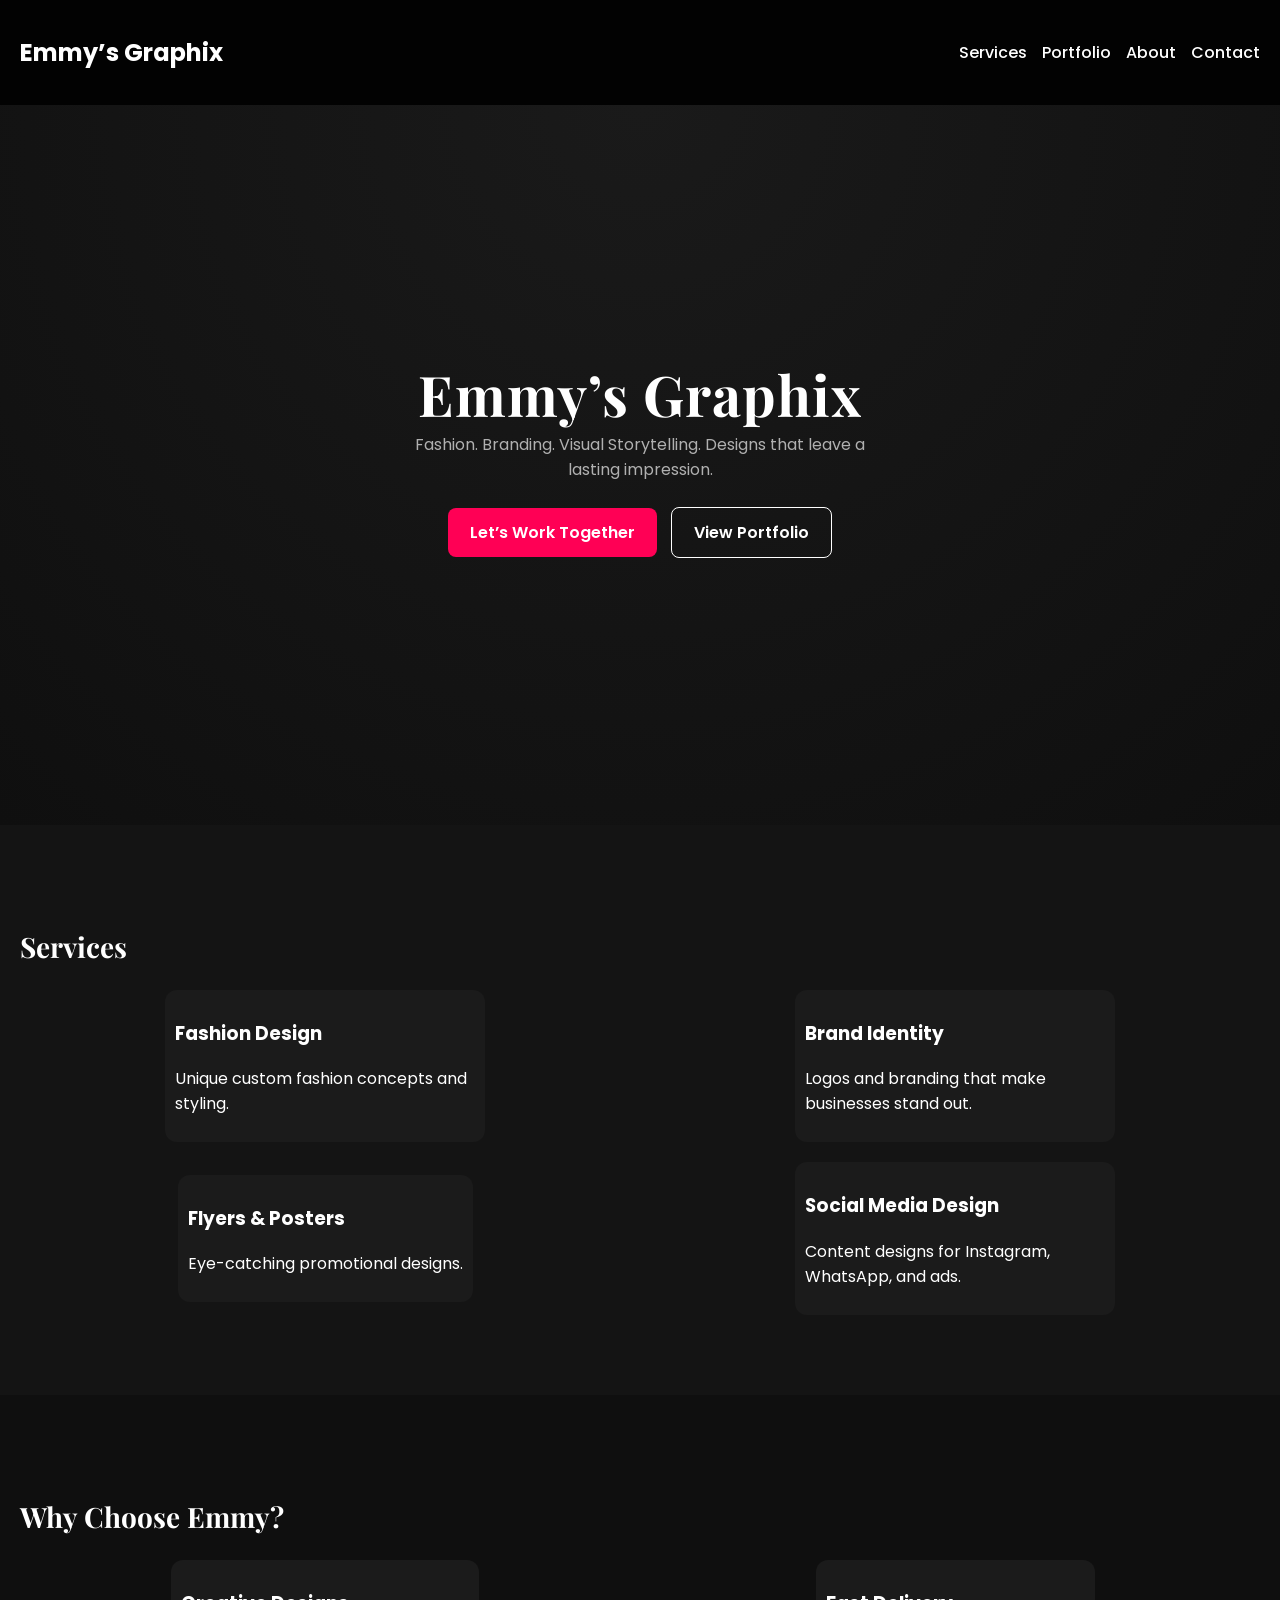
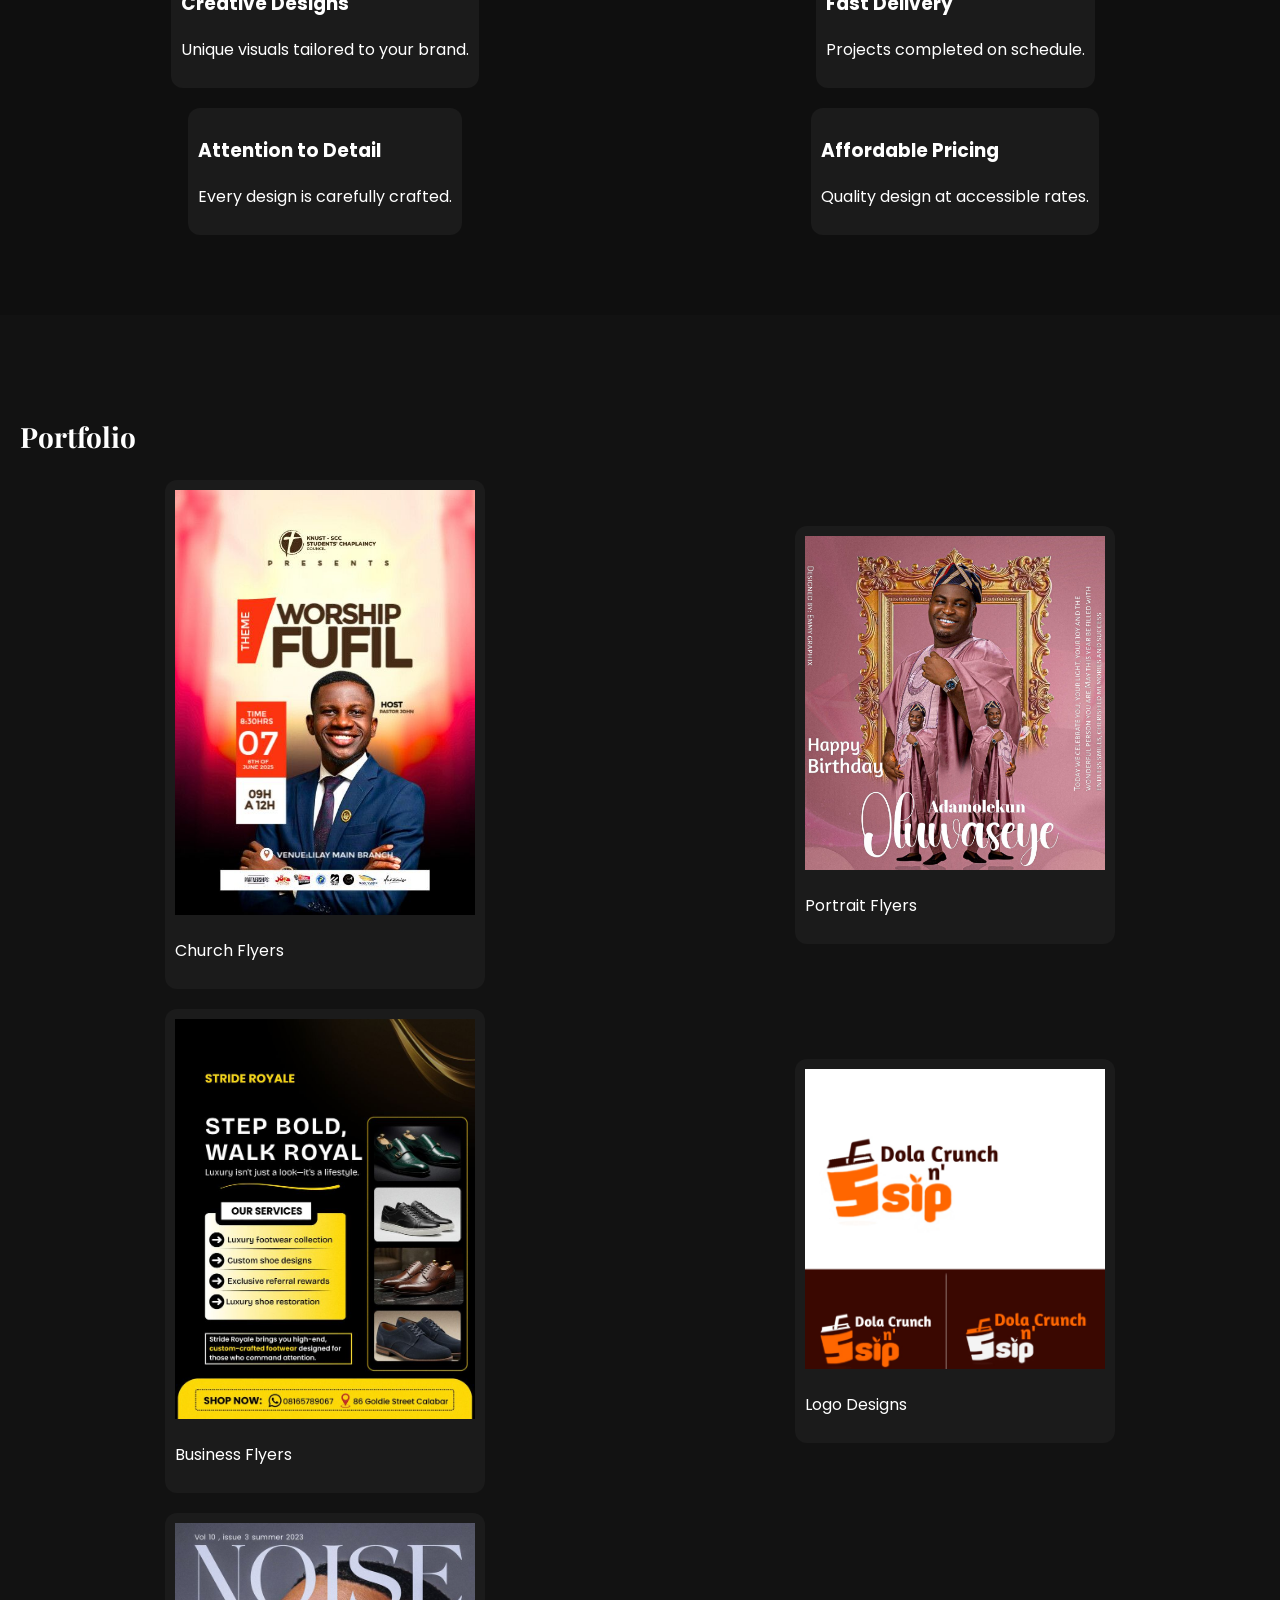
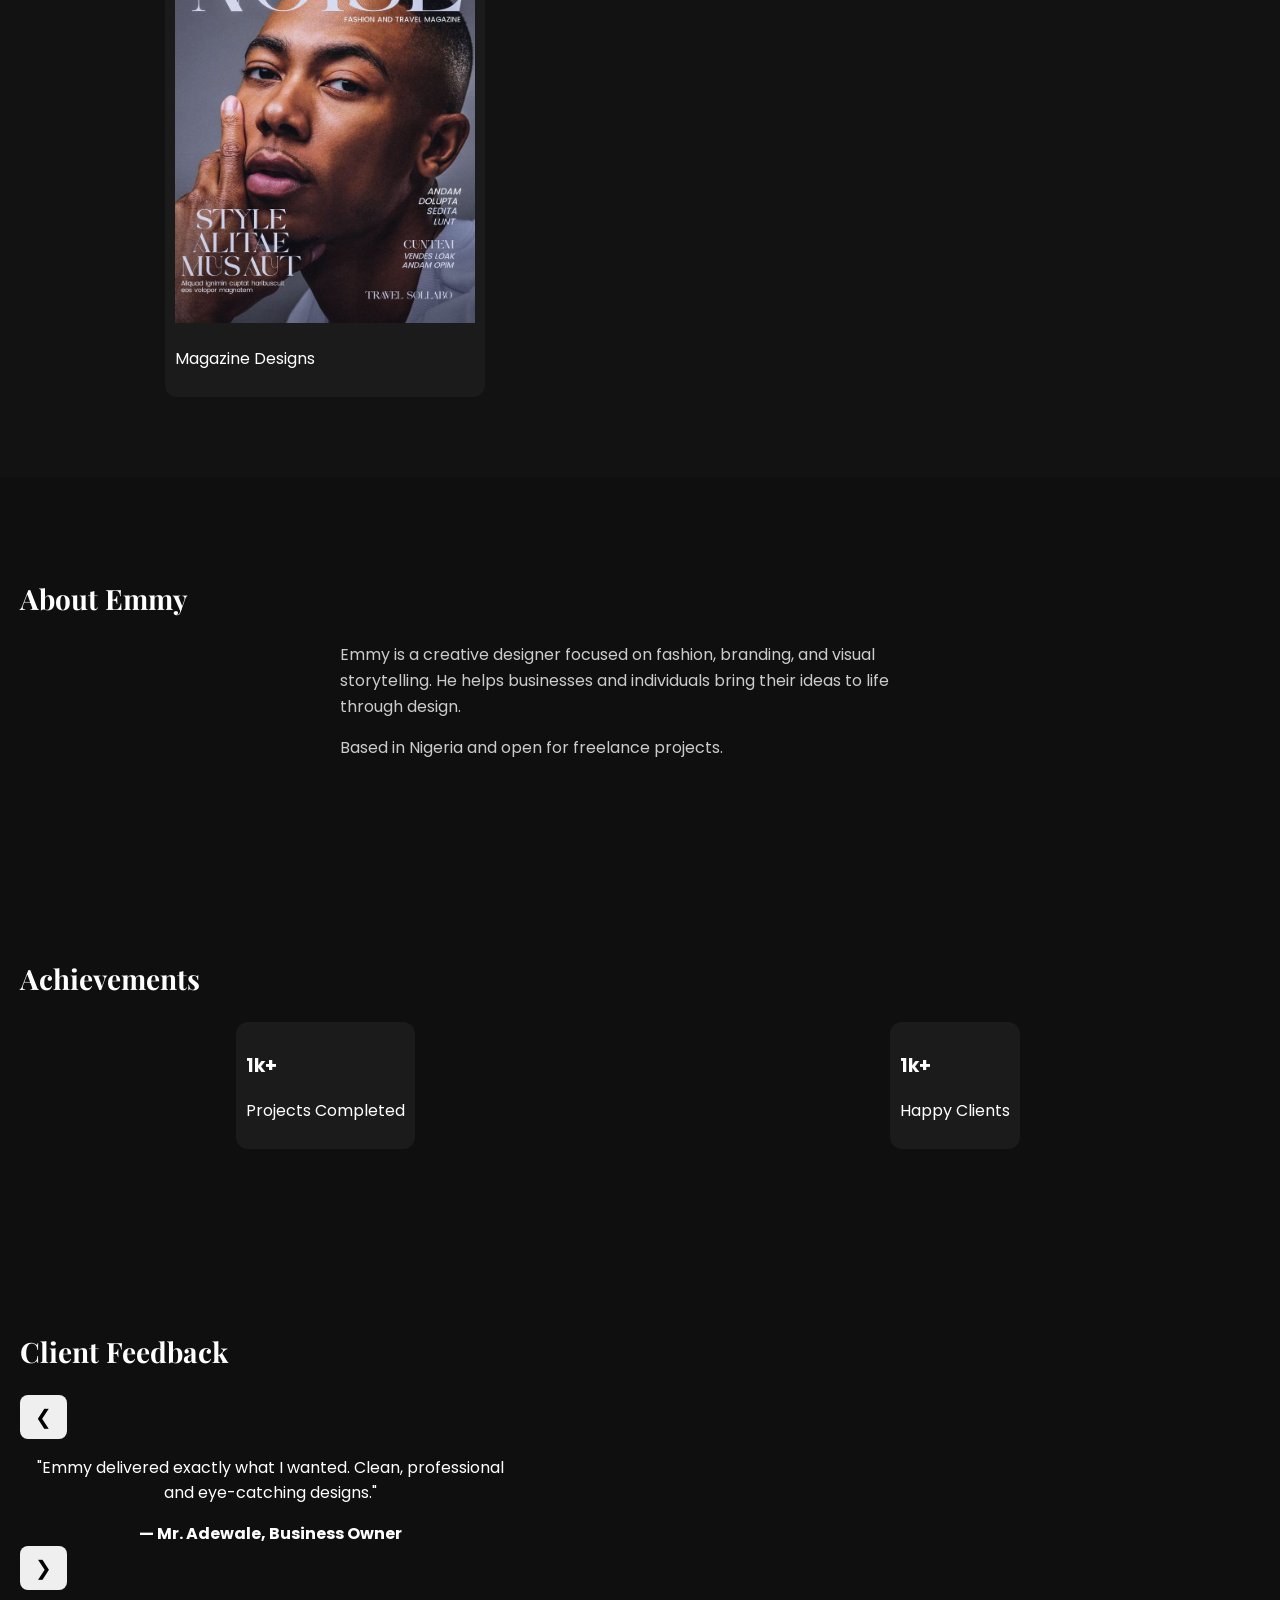
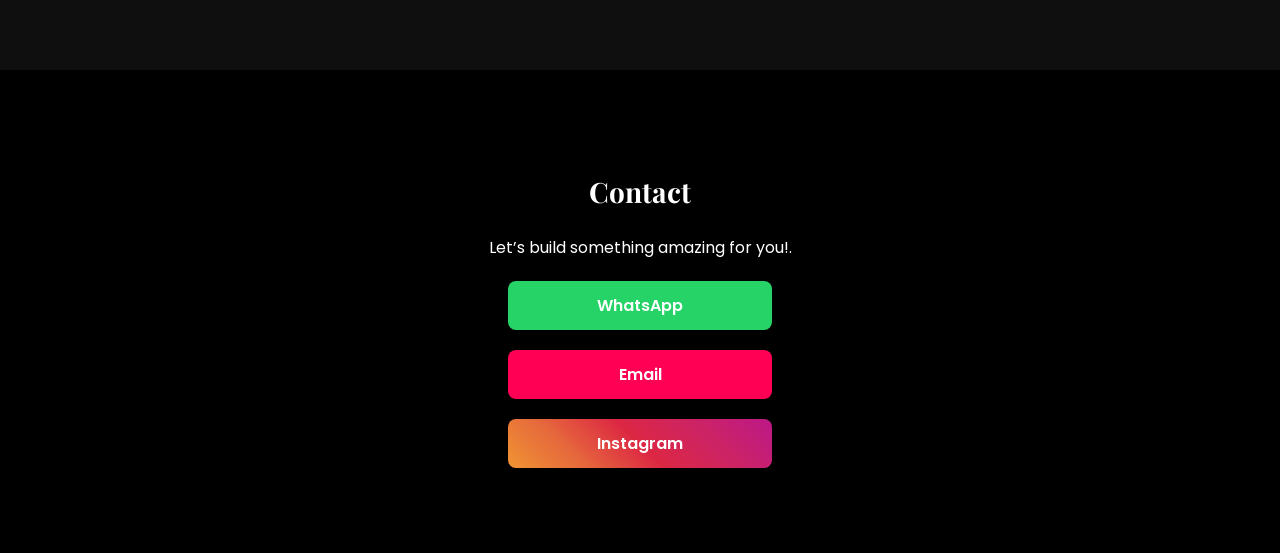
<file: index.html>
<!DOCTYPE html>
<head>
  <meta charset="UTF-8" />
  <meta name="viewport" content="width=device-width, initial-scale=1.0"/>

  <title>Emmy’s Graphix</title>

  <!-- Fonts -->
  <link href="https://fonts.googleapis.com/css2?family=Playfair+Display:wght@400;600;700&family=Poppins:wght@300;400;600&display=swap" rel="stylesheet">

  <!-- CSS -->
  <link rel="stylesheet" href="style.css"/>
</head>

<!-- NAVBAR -->
<nav class="navbar">
  <h1>Emmy’s Graphix</h1>

  <div class="menu-toggle" onclick="toggleMenu()">☰</div>

  <div class="nav-links" id="navLinks">
    <a href="#services">Services</a>
    <a href="#portfolio">Portfolio</a>
    <a href="#about">About</a>
    <a href="#contact">Contact</a>
  </div>
</nav>

<!-- HERO -->
<header class="hero">
  <h1>Emmy’s Graphix</h1>

  <p class="tagline">
    Fashion. Branding. Visual Storytelling. Designs that leave a lasting impression.
  </p>

  <div>
    <a href="https://wa.me/2348169497340" class="btn primary">Let’s Work Together</a>
    <a href="#portfolio" class="btn secondary">View Portfolio</a>
  </div>
</header>

<!-- SERVICES -->
<section class="services" id="services">
  <h2>Services</h2>

  <div class="service-container">

    <div class="service-card">
      <h3>Fashion Design</h3>
      <p>Unique custom fashion concepts and styling.</p>
    </div>

    <div class="service-card">
      <h3>Brand Identity</h3>
      <p>Logos and branding that make businesses stand out.</p>
    </div>

    <div class="service-card">
      <h3>Flyers & Posters</h3>
      <p>Eye-catching promotional designs.</p>
    </div>

    <div class="service-card">
      <h3>Social Media Design</h3>
      <p>Content designs for Instagram, WhatsApp, and ads.</p>
    </div>

  </div>
</section>
<section class="why-choose">
  <h2>Why Choose Emmy?</h2>

  <div class="service-container">

    <div class="service-card">
      <h3>Creative Designs</h3>
      <p>Unique visuals tailored to your brand.</p>
    </div>

    <div class="service-card">
      <h3>Fast Delivery</h3>
      <p>Projects completed on schedule.</p>
    </div>

    <div class="service-card">
      <h3>Attention to Detail</h3>
      <p>Every design is carefully crafted.</p>
    </div>

    <div class="service-card">
      <h3>Affordable Pricing</h3>
      <p>Quality design at accessible rates.</p>
    </div>

  </div>
        </section>
<!-- PORTFOLIO -->
<section class="portfolio" id="portfolio">
  <h2>Portfolio</h2>

  <div class="portfolio-container">
<div class="portfolio-card" onclick="openGallery('church')">
  <img src="images/c1.jpg" alt="Church Flyer">
  <p>Church Flyers</p>
</div>

<div class="portfolio-card" onclick="openGallery('portrait')">
  <img src="images/p1.jpg" alt="Portrait Flyer">
  <p>Portrait Flyers</p>
</div>

<div class="portfolio-card" onclick="openGallery('business')">
  <img src="images/b1.jpg" alt="Business Flyer">
  <p>Business Flyers</p>
</div>

<div class="portfolio-card" onclick="openGallery('logo')">
  <img src="images/l1.jpg" alt="Logo Design">
  <p>Logo Designs</p>
</div>

<div class="portfolio-card" onclick="openGallery('magazine')">
  <img src="images/m1.jpg" alt="Magazine Design">
  <p>Magazine Designs</p>
    </div>
  </div>
    </section>


<!-- ABOUT -->
<section class="about" id="about">
  <h2>About Emmy</h2>

  <div class="about-content">
    <p>
      Emmy is a creative designer focused on fashion, branding, and visual storytelling.
      He helps businesses and individuals bring their ideas to life through design.
    </p>

    <p>
      Based in Nigeria and open for freelance projects.
    </p>
  </div>
</section>
<section class="stats">
  <h2>Achievements</h2>

  <div class="service-container">

    <div class="service-card">
      <h3>1k+</h3>
      <p>Projects Completed</p>
    </div>

    <div class="service-card">
      <h3>1k+</h3>
      <p>Happy Clients</p>
    </div>

  </div>
</section>
<section class="testimonial">
  <h2>Client Feedback</h2>  <div class="testimonial-slider"><button onclick="prevTestimonial()">&#10094;</button>

<div class="testimonial-card" id="testimonial-content">
  <p>"Emmy delivered exactly what I wanted. Clean, professional and eye-catching designs."</p>
  <strong>— Mr. Adewale, Business Owner</strong>
</div>

<button onclick="nextTestimonial()">&#10095;</button>

  </div>
</section>


    

<!-- CONTACT -->
<section class="contact" id="contact">
  <h2>Contact</h2>

  <p>Let’s build something amazing for you!.</p>

  <div class="contact-buttons">
    <a href="https://wa.me/234816 949 7340" class="btn whatsapp">WhatsApp</a>
    <a href="mailto:emmanuelbojowa@gmail.com" class="btn email">Email</a>
    <a href="https://instagram.com/emmygraphix" class="btn instagram">Instagram </a>
 
  </div>
</section>

<!-- JS -->
<script>
function toggleMenu() {
  document.getElementById("navLinks").classList.toggle("active");
</script>

<div id="galleryModal" class="modal">
  <div class="modal-content">
    <span class="close" onclick="closeGallery()">&times;</span><div id="galleryImages"></div>

  </div>
</div>
</script>

<script>
const galleries = {
  church: [
    "images/c1.jpg",
    "images/c2.jpg",
    "images/c3.jpg",
    "images/c4.jpg",
    "images/c5.jpg"
  ],

  portrait: [
    "images/p1.jpg",
    "images/p2.jpg",
    "images/p3.jpg",
    "images/p4.jpg",
    "images/p5.jpg"
  ],

  business: [
    "images/b1.jpg",
    "images/b2.jpg",
    "images/b3.jpg",
    "images/b4.jpg",
    "images/b5.jpg"
  ],

  logo: [
    "images/l1.jpg",
    "images/l2.jpg",
    "images/l3.jpg",
    "images/l4.jpg",
    "images/l5.jpg"
  ],

  magazine: [
    "images/m1.jpg",
    "images/m2.jpg",
    "images/m3.jpg",
    "images/m4.jpg"
  ]
};

function openGallery(category) {
  let html = "";

  galleries[category].forEach(img => {
    html += `<img src="${img}">`;
  });

  document.getElementById("galleryImages").innerHTML = html;
  document.getElementById("galleryModal").style.display = "block";
}

function closeGallery() {
  document.getElementById("galleryModal").style.display = "none";
}
</script>
<script>
const testimonials = [
{
text: "Emmy delivered exactly what I wanted. Clean, professional and eye-catching designs.",
name: "Mr. Adewale, Business Owner"
},
{
text: "The flyer design exceeded my expectations. Fast delivery and great communication.",
name: "Mrs. Fatimah, Event Planner"
},
{
text: "Professional work from start to finish. I highly recommend Emmy Graphix.",
name: "Mr. Johnson, Entrepreneur"
},
{
text: "The branding materials gave my business a more premium look.",
name: "Miss Esther, Fashion Brand Owner"
}
];

let currentTestimonial = 0;

function showTestimonial() {
document.getElementById("testimonial-content").innerHTML =
'<p>"' + testimonials[currentTestimonial].text + '"</p>' +
'<strong>— ' + testimonials[currentTestimonial].name + '</strong>';
}

function nextTestimonial() {
currentTestimonial++;
if(currentTestimonial >= testimonials.length){
currentTestimonial = 0;
}
showTestimonial();
}

function prevTestimonial() {
currentTestimonial--;
if(currentTestimonial < 0){
currentTestimonial = testimonials.length - 1;
}
showTestimonial();
}
  </script>

</body>
    </html>
</file>
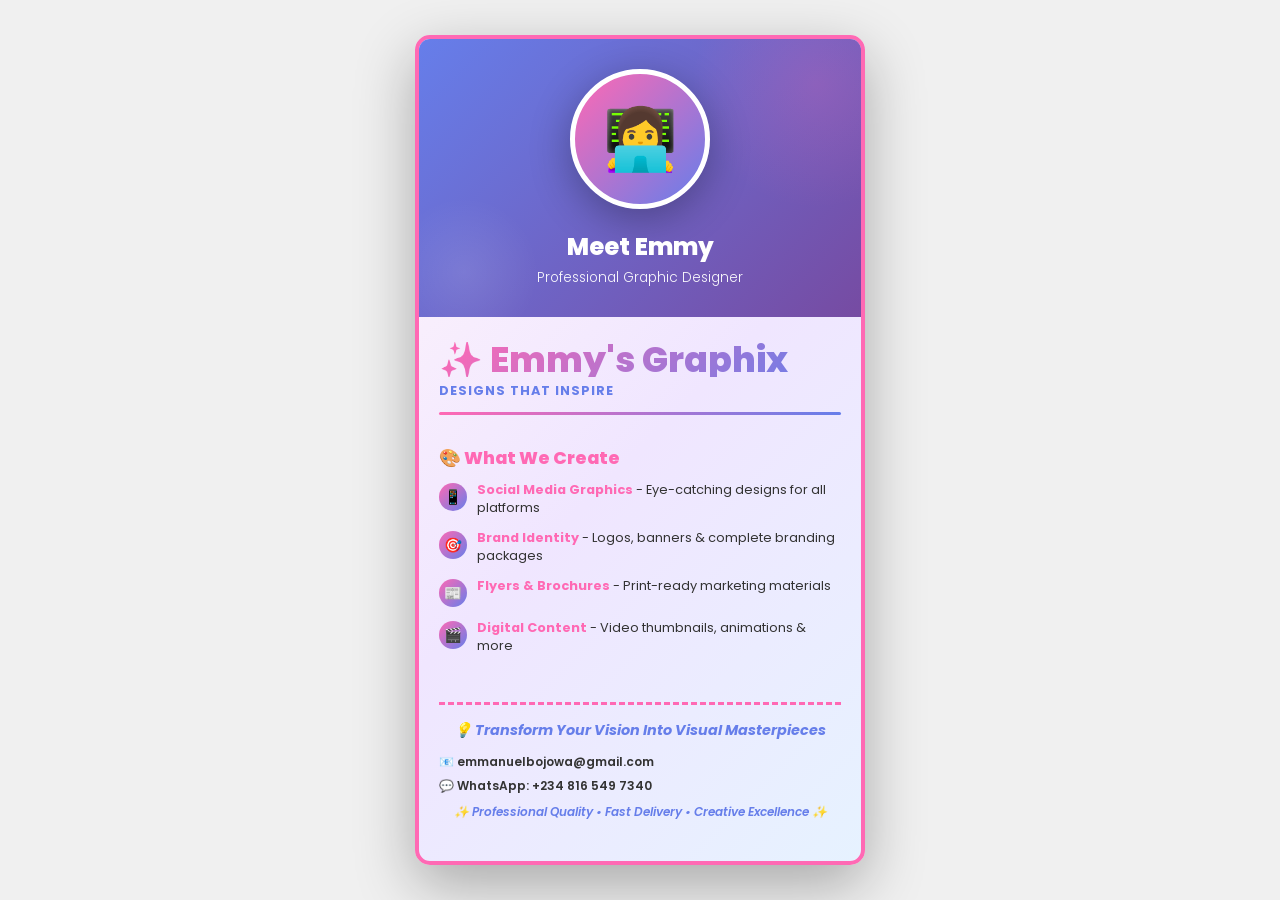
<file: flyer1.html>
<!DOCTYPE html>
<html lang="en">
<head>
    <meta charset="UTF-8">
    <meta name="viewport" content="width=device-width, initial-scale=1.0">
    <title>Emmy's Graphix - Professional Flyer</title>
    <link href="https://fonts.googleapis.com/css2?family=Poppins:wght@300;400;600;700;800&display=swap" rel="stylesheet">
    <style>
        * {
            margin: 0;
            padding: 0;
            box-sizing: border-box;
        }

        html, body {
            font-family: 'Poppins', sans-serif;
            background: #f0f0f0;
            height: 100%;
            width: 100%;
        }

        body {
            display: flex;
            justify-content: center;
            align-items: center;
            min-height: 100vh;
            padding: 15px;
        }

        .flyer-container {
            width: 100%;
            max-width: 450px;
            background: linear-gradient(135deg, #fff5fb 0%, #f0e6ff 50%, #e6f2ff 100%);
            border-radius: 15px;
            box-shadow: 0 20px 60px rgba(0, 0, 0, 0.3);
            display: flex;
            flex-direction: column;
            overflow-y: auto;
            position: relative;
            border: 4px solid #ff69b4;
            min-height: auto;
        }

        /* Designer Section */
        .designer-section {
            background: linear-gradient(135deg, #667eea 0%, #764ba2 100%);
            display: flex;
            flex-direction: column;
            justify-content: center;
            align-items: center;
            padding: 30px 25px;
            position: relative;
            overflow: hidden;
            flex-shrink: 0;
        }

        /* Decorative background elements */
        .designer-section::before {
            content: '';
            position: absolute;
            width: 250px;
            height: 250px;
            background: radial-gradient(circle, rgba(255, 105, 180, 0.2) 0%, transparent 70%);
            border-radius: 50%;
            top: -80px;
            right: -80px;
        }

        .designer-section::after {
            content: '';
            position: absolute;
            width: 150px;
            height: 150px;
            background: radial-gradient(circle, rgba(255, 255, 255, 0.1) 0%, transparent 70%);
            border-radius: 50%;
            bottom: -30px;
            left: -30px;
        }

        /* Designer Avatar */
        .designer-avatar {
            position: relative;
            z-index: 2;
            margin-bottom: 20px;
        }

        .avatar-circle {
            width: 140px;
            height: 140px;
            background: linear-gradient(135deg, #ff69b4, #667eea);
            border-radius: 50%;
            display: flex;
            align-items: center;
            justify-content: center;
            box-shadow: 0 10px 40px rgba(0, 0, 0, 0.3);
            border: 5px solid white;
        }

        .avatar-content {
            font-size: 60px;
            text-align: center;
        }

        .designer-text {
            position: relative;
            z-index: 2;
            text-align: center;
            color: white;
        }

        .designer-text h3 {
            font-size: 1.5rem;
            font-weight: 800;
            margin-bottom: 5px;
        }

        .designer-text p {
            font-size: 0.85rem;
            font-weight: 300;
            opacity: 0.95;
            line-height: 1.3;
        }

        /* Content Section */
        .content-section {
            padding: 25px 20px 40px 20px;
            display: flex;
            flex-direction: column;
            position: relative;
            z-index: 2;
            flex-grow: 1;
        }

        /* Header */
        .header {
            margin-bottom: 18px;
        }

        .logo-text {
            font-size: 2.2rem;
            font-weight: 800;
            background: linear-gradient(135deg, #ff69b4, #667eea);
            -webkit-background-clip: text;
            -webkit-text-fill-color: transparent;
            background-clip: text;
            margin: 0;
            line-height: 1;
        }

        .tagline {
            font-size: 0.8rem;
            color: #667eea;
            font-weight: 700;
            letter-spacing: 1px;
            margin-top: 5px;
        }

        .divider {
            height: 3px;
            background: linear-gradient(90deg, #ff69b4, #667eea);
            margin: 12px 0;
            border-radius: 2px;
        }

        /* Services */
        .services {
            margin-bottom: 20px;
        }

        .services-title {
            font-size: 1.1rem;
            color: #ff69b4;
            font-weight: 800;
            margin-bottom: 10px;
        }

        .service-item {
            display: flex;
            align-items: flex-start;
            margin-bottom: 12px;
            font-size: 0.8rem;
            color: #333;
            line-height: 1.4;
        }

        .service-icon {
            width: 28px;
            height: 28px;
            background: linear-gradient(135deg, #ff69b4, #667eea);
            border-radius: 50%;
            display: flex;
            align-items: center;
            justify-content: center;
            margin-right: 10px;
            font-size: 0.9rem;
            color: white;
            flex-shrink: 0;
            margin-top: 2px;
        }

        .highlight {
            color: #ff69b4;
            font-weight: 700;
        }

        /* Footer */
        .footer {
            border-top: 3px dashed #ff69b4;
            padding-top: 15px;
            margin-top: 15px;
        }

        .footer-message {
            font-size: 0.9rem;
            color: #667eea;
            font-weight: 700;
            text-align: center;
            margin-bottom: 12px;
            font-style: italic;
        }

        .contact-item {
            font-size: 0.75rem;
            color: #333;
            margin-bottom: 6px;
            font-weight: 600;
        }

        .contact-label {
            color: #ff69b4;
            font-weight: 800;
        }

        .cta-text {
            font-size: 0.75rem;
            color: #667eea;
            font-weight: 600;
            margin-top: 8px;
            font-style: italic;
            text-align: center;
        }

        /* Animations */
        @keyframes pulse {
            0%, 100% { opacity: 1; }
            50% { opacity: 0.85; }
        }

        .avatar-circle {
            animation: pulse 3s ease-in-out infinite;
        }
    </style>
</head>
<body>
    <div class="flyer-container">
        <!-- Designer Section -->
        <div class="designer-section">
            <div class="designer-avatar">
                <div class="avatar-circle">
                    <div class="avatar-content">👩‍💻</div>
                </div>
            </div>
            <div class="designer-text">
                <h3>Meet Emmy</h3>
                <p>Professional Graphic Designer</p>
            </div>
        </div>

        <!-- Content Section -->
        <div class="content-section">
            <!-- Header -->
            <div class="header">
                <h1 class="logo-text">✨ Emmy's Graphix</h1>
                <p class="tagline">DESIGNS THAT INSPIRE</p>
                <div class="divider"></div>
            </div>

            <!-- Services -->
            <div class="services">
                <h3 class="services-title">🎨 What We Create</h3>

                <div class="service-item">
                    <div class="service-icon">📱</div>
                    <span><span class="highlight">Social Media Graphics</span> - Eye-catching designs for all platforms</span>
                </div>

                <div class="service-item">
                    <div class="service-icon">🎯</div>
                    <span><span class="highlight">Brand Identity</span> - Logos, banners & complete branding packages</span>
                </div>

                <div class="service-item">
                    <div class="service-icon">📰</div>
                    <span><span class="highlight">Flyers & Brochures</span> - Print-ready marketing materials</span>
                </div>

                <div class="service-item">
                    <div class="service-icon">🎬</div>
                    <span><span class="highlight">Digital Content</span> - Video thumbnails, animations & more</span>
                </div>
            </div>

            <!-- Footer -->
            <div class="footer">
                <p class="footer-message">💡 Transform Your Vision Into Visual Masterpieces</p>
                
                <div class="contact-item">
                    <span class="contact-label">📧</span> emmanuelbojowa@gmail.com
                </div>
                <div class="contact-item">
                    <span class="contact-label">💬</span> WhatsApp: +234 816 549 7340
                </div>
                <p class="cta-text">✨ Professional Quality • Fast Delivery • Creative Excellence ✨</p>
            </div>
        </div>
    </div>
</body>
</html>
</file>
<file: style.css>
/* ================= BASE ================= */
body {
  margin: 0;
  font-family: 'Poppins', sans-serif;
  background: #0f0f0f;
  color: #fff;
}

html {
  scroll-behavior: smooth;
}

section {
  padding: 80px 20px;
}

/* ================= NAVBAR ================= */
.navbar {
  position: sticky;
  top: 0;
  z-index: 1000;
  display: flex;
  justify-content: space-between;
  align-items: center;
  padding: 15px 20px;
  background: rgba(0,0,0,0.85);
  backdrop-filter: blur(10px);
}

.nav-links {
  display: flex;
  gap: 15px;
}

.nav-links a {
  color: white;
  text-decoration: none;
  font-weight: 500;
}

.menu-toggle {
  display: none;
  font-size: 26px;
  cursor: pointer;
  color: white;
}

/* ================= HERO ================= */
.hero {
  min-height: 80vh;
  display: flex;
  flex-direction: column;
  justify-content: center;
  align-items: center;
  text-align: center;
  background: radial-gradient(circle at top, #1a1a1a, #0f0f0f);
}
.hero h1 {
  font-size: 56px;
  line-height: 1;
  margin: 0;
  font-family: 'Playfair Display', serif;
  letter-spacing: 1px;
}

.tagline {
  max-width: 500px;
  opacity: 0.85;
  margin: 10px 0 20px;
  color: #ccc;
}

/* ================= BUTTONS ================= */
.btn {
  display: inline-block;
  padding: 12px 22px;
  border-radius: 8px;
  text-decoration: none;
  font-weight: 600;
  transition: 0.3s ease;
  margin: 5px;
}

.primary {
  background: #ff0055;
  color: white;
}

.primary:hover {
  transform: translateY(-2px);
  box-shadow: 0 10px 20px rgba(255, 0, 85, 0.3);
}

.secondary {
  border: 1px solid #fff;
  color: #fff;
}

.secondary:hover {
  background: #fff;
  color: #000;
}

.whatsapp {
  background: #25D366;
  color: white;
}

.email {
  background: #ff0055;
  color: white;
}
.instagram {
  background: linear-gradient(
    45deg,
    #f09433,
    #e6683c,
    #dc2743,
    #cc2366,
    #bc1888
  );
  color: white;
  width: 220px;
  }

/* ================= SECTIONS ================= */
.services { background: #141414; }
.about { background: #0f0f0f; }
.portfolio { background: #121212; }
.contact { background: #000; }

/* ================= HEADINGS ================= */
h2 {
  font-size: 28px;
  margin-bottom: 25px;
  font-family: 'Playfair Display', serif;
}

/* ================= GRIDS ================= */
.service-container,
.portfolio-container {
  display: grid;
  grid-template-columns: 1fr;
  gap: 20px;
}

/* ================= CARDS ================= */
.service-card,
.portfolio-card {
  background: #1b1b1b;
  padding: 10px;
  border-radius: 12px;
  max-width: 300px;
  margin: auto;
}

.service-card:hover,
.portfolio-card:hover {
  transform: translateY(-8px);
  background: #222;
  box-shadow: 0 15px 35px rgba(225,0,85,0.15);
}

.portfolio-card img {
  width: 100%;
  height: 180px
  object-fit: cover
  border-radius: 10px

}

.portfolio-card:hover img {
  transform: scale(1.05);
}

/* ================= ABOUT ================= */
.about-content {
  max-width: 600px;
  margin: auto;
  line-height: 1.6;
  color: #ccc;
}

/* ================= CONTACT ================= */
.contact {
  text-align: center;
}

.contact-buttons {
  display: flex;
  flex-direction: column;
  align-items: center;
  gap: 10px;
}
.contact-buttons .btn {
  width: 220px;
    }

/* ================= RESPONSIVE ================= */
@media (min-width: 768px) {
  .service-container,
  .portfolio-container {
    grid-template-columns: repeat(2, 1fr);
  }

  .hero h1 {
    font-size: 56px;
  }
}

@media (max-width: 768px) {
  .menu-toggle {
    display: block;
  }

  .nav-links {
    display: none;
    flex-direction: column;
    position: absolute;
    top: 60px;
    right: 20px;
    background: #000;
    padding: 10px;
  }

  .nav-links.active {
    display: flex;
  }
  .why-choose {
  background: #141414;
}

.stats {
  background: #101010;
  text-align: center;
}

.testimonial {
  background: #161616;
  text-align: center;
}
  .services { background: #141414; }
.portfolio { background: #121212; }
.about { background: #0f0f0f; }
.contact { background: #000; }

.brand-tagline {
  color: #ff0055;
  letter-spacing: 2px;
  margin-top: 10px;
  font-size: 14px;
  text-transform: uppercase;
  }
 }
.modal{
display:none;
position:fixed;
top:0;
left:0;
width:100%;
height:100%;
background:rgba(0,0,0,.9);
z-index:9999;
overflow:auto;
}

.modal-content{
max-width:700px;
margin:40px auto;
padding:15px;
}

.close{
color:#fff;
font-size:40px;
cursor:pointer;
float:right;
}

#galleryImages{
display:grid;
grid-template-columns:repeat(auto-fit,minmax(150px,1fr));
gap:10px;
margin-top:40px;
}

#galleryImages img{
width:300px;
height:300px;
object-fit:cover;
border-radius:12px;
}
    }
.testimonial-slider{
display:flex;
align-items:center;
justify-content:center;
gap:15px;
}

.testimonial-slider button{
padding:10px 15px;
font-size:20px;
cursor:pointer;
border:none;
border-radius:8px;
}

.testimonial-card{
max-width:500px;
text-align:center;
  }
</file>
